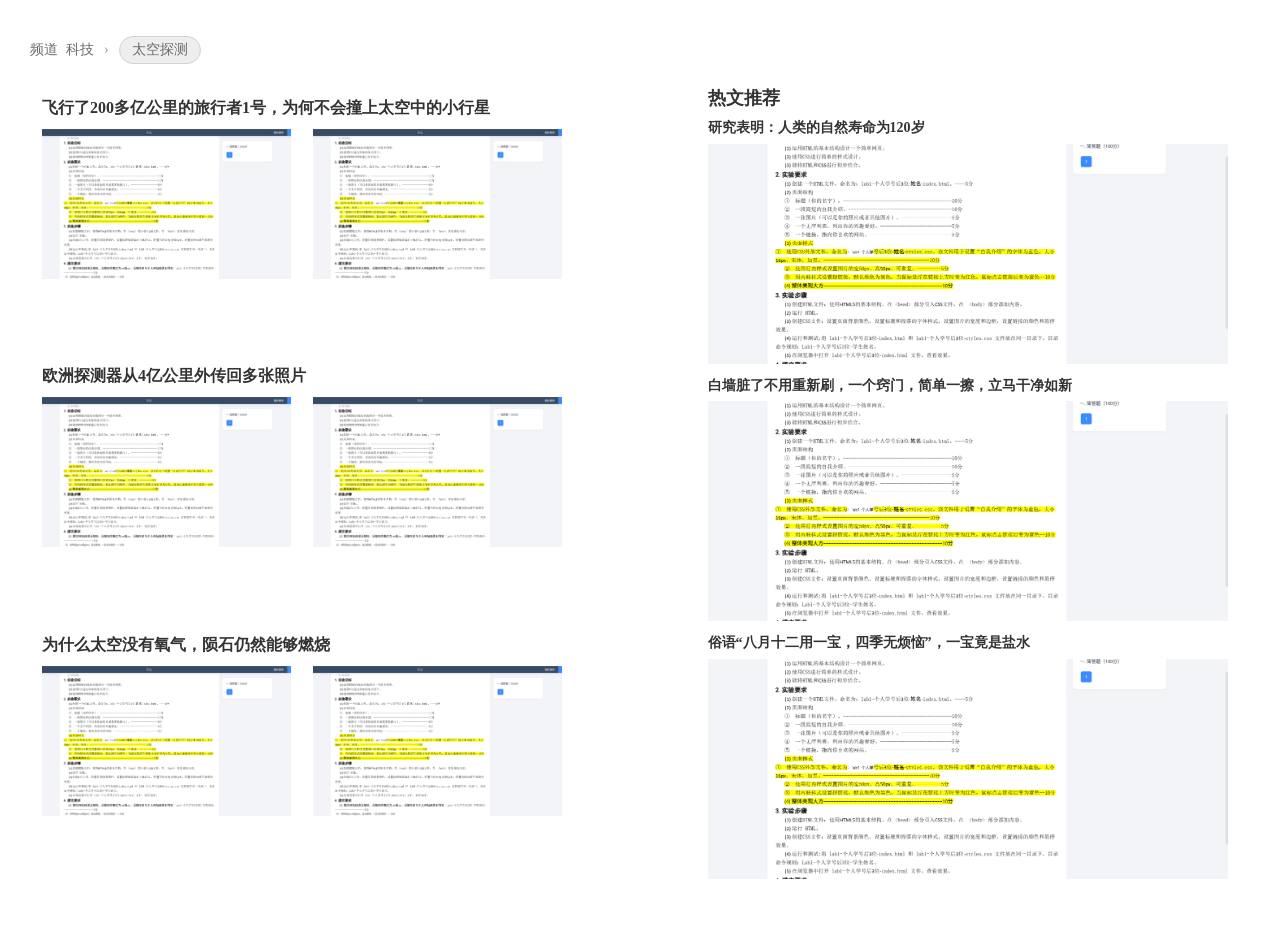
<file: index2.html>
<!DOCTYPE html>
<html lang="zh-CN">
<head>
  <meta charset="UTF-8">
  <meta name="viewport" content="width=device-width, initial-scale=1.0">
  <title>新闻资讯</title>
  <link rel="stylesheet" href="index2.css">
</head>
<body>
  <div class="news-wrap">
    <header class="news-header">
    </header>

    <div class="crumbs">
      <span class="crumb">频道</span>
      <span class="crumb">科技</span>
      <span class="crumb-sep">›</span>
      <span class="crumb pill">太空探测</span>
    </div>

    <div class="content">
      <main class="news-list">
      <!-- 新闻块 1 -->
      <article class="news-item">
        <h2 class="news-title">飞行了200多亿公里的旅行者1号，为何不会撞上太空中的小行星</h2>
        <div class="news-body">
          <div class="thumbs">
            <img class="thumb" src="tupian1.png" alt="缩略图1">
            <img class="thumb" src="tupian1.png" alt="缩略图2">
          </div>
        </div>
      </article>

      <!-- 新闻块 2 -->
      <article class="news-item">
        <h2 class="news-title">欧洲探测器从4亿公里外传回多张照片</h2>
        <div class="news-body">
          <div class="thumbs">
            <img class="thumb" src="tupian1.png" alt="缩略图1">
            <img class="thumb" src="tupian1.png" alt="缩略图2">
          </div>
        </div>
      </article>

      <!-- 新闻块 3 -->
      <article class="news-item">
        <h2 class="news-title">为什么太空没有氧气，陨石仍然能够燃烧</h2>
        <div class="news-body">
          <div class="thumbs">
            <img class="thumb" src="tupian1.png" alt="缩略图1">
            <img class="thumb" src="tupian1.png" alt="缩略图2">
          </div>
        </div>
      </article>
      </main>

      <aside class="hot-list">
        <h2 class="hot-heading">热文推荐</h2>
        <section class="hot-item">
          <h3 class="hot-title">研究表明：人类的自然寿命为120岁</h3>
          <img class="hot-thumb" src="tupian1.png" alt="热文配图1">
        </section>
        <section class="hot-item">
          <h3 class="hot-title">白墙脏了不用重新刷，一个窍门，简单一擦，立马干净如新</h3>
          <img class="hot-thumb" src="tupian1.png" alt="热文配图2">
        </section>
        <section class="hot-item">
          <h3 class="hot-title">俗语“八月十二用一宝，四季无烦恼”，一宝竟是盐水</h3>
          <img class="hot-thumb" src="tupian1.png" alt="热文配图3">
        </section>
      </aside>
    </div>
  </div>
</body>
</html>
</file>
<file: index2.css>
/* 外层容器 */
.news-wrap {
  width: 100%;
  max-width: none;
  margin: 0;
  padding: 18px 22px 40px;
  background: #fff;
}

.crumbs{
  display: flex;
  align-items: center;
  gap: 8px;
  margin: 6px 0 14px;
  color: #6b6b6b;
  font-size: 14px;
}
.crumb{
  color: #6b6b6b;
}
.crumb.pill{
  background: #eeeeee;
  border: 1px solid #d3d3d3;
  border-radius: 999px;
  padding: 4px 12px;
}
.crumb.pill.active{
  background: #e8f3ff;
  border-color: #9ac6ff;
  color: #0b5aa6;
}
.crumb-sep{
  color: #9b9b9b;
  margin: 0 2px;
}

.news-header {
  display: flex;
  align-items: center;
  justify-content: space-between;
  margin-bottom: 10px;
  position: relative;
}

/* 左右主内容两列 */
.content{
  display: grid;
  grid-template-columns: 1fr 0.9fr;
  gap: 26px; /* 中间空隙变小 */
}

.hot-title {
  /* 不使用绝对定位，避免串到右上角（该类会用于右侧热文标题） */
  position: static;
}

.channels {
  display: flex;
  gap: 10px;
}
.tag {
  display: inline-block;
  padding: 6px 12px;
  border-radius: 999px;
  background: #e7e7e7;
  color: #333;
  text-decoration: none;
  border: 1px solid #d2d2d2;
  font-size: 14px;
}
.tag--active {
  background: #d9ecff;
  border-color: #8cc0ff;
}

.news-list {
  margin-top: 8px;
  display: grid;
  gap: 0; /* 保持上下模块连成整体 */
}

.news-item {
  border: none;
  padding: 12px 12px 14px;
  background: #fff; /* 去掉浅灰背景 */
}

/* 上下相邻卡片无边框，不再需要重复边框处理 */
.news-title {
  font-size: 16px;
  font-weight: 600;
  margin: 0 0 10px;
  color: #333;
}
.news-body {
  display: block; /* 只显示缩略图区域，不再占用右侧大图空间 */
  width: 100%;
}

/* 左侧三张小图（占等分列） */
.thumbs {
  display: grid;
  grid-template-columns: repeat(2, 1fr); /* 每行两个缩略图 */
  gap: 22px; /* 两图之间空隙稍大 */
  max-width: 520px; /* 让缩略图宽度更大一点 */
  width: 100%;
}
.thumb {
  height: 150px; /* 左侧缩略图更大一点 */
  width: 100%;
  object-fit: cover;
  display: block;
  border: none;
}

/* 右侧大图区域 */
.hero {
  height: 110px; /* 进一步减小右侧大图高度 */
  width: 100%;
  object-fit: cover;
  display: block;
  border: none;
}

/* 右侧热文推荐 */
.hot-list{
  margin-top: 8px;
}
.hot-heading{
  font-size: 18px;
  color: #333;
  margin: 0 0 8px 0;
}
.hot-item{
  margin-bottom: 12px;
}
.hot-title{
  font-size: 14px;
  color: #333;
  margin: 0 0 6px 0;
  line-height: 1.4;
}
.hot-thumb{
  width: 100%;
  max-width: 520px; /* 限制热文图片宽度 */
  height: 220px; /* 第三张图片更大一点 */
  object-fit: cover;
  border: none;
  display: block;
}
</file>
